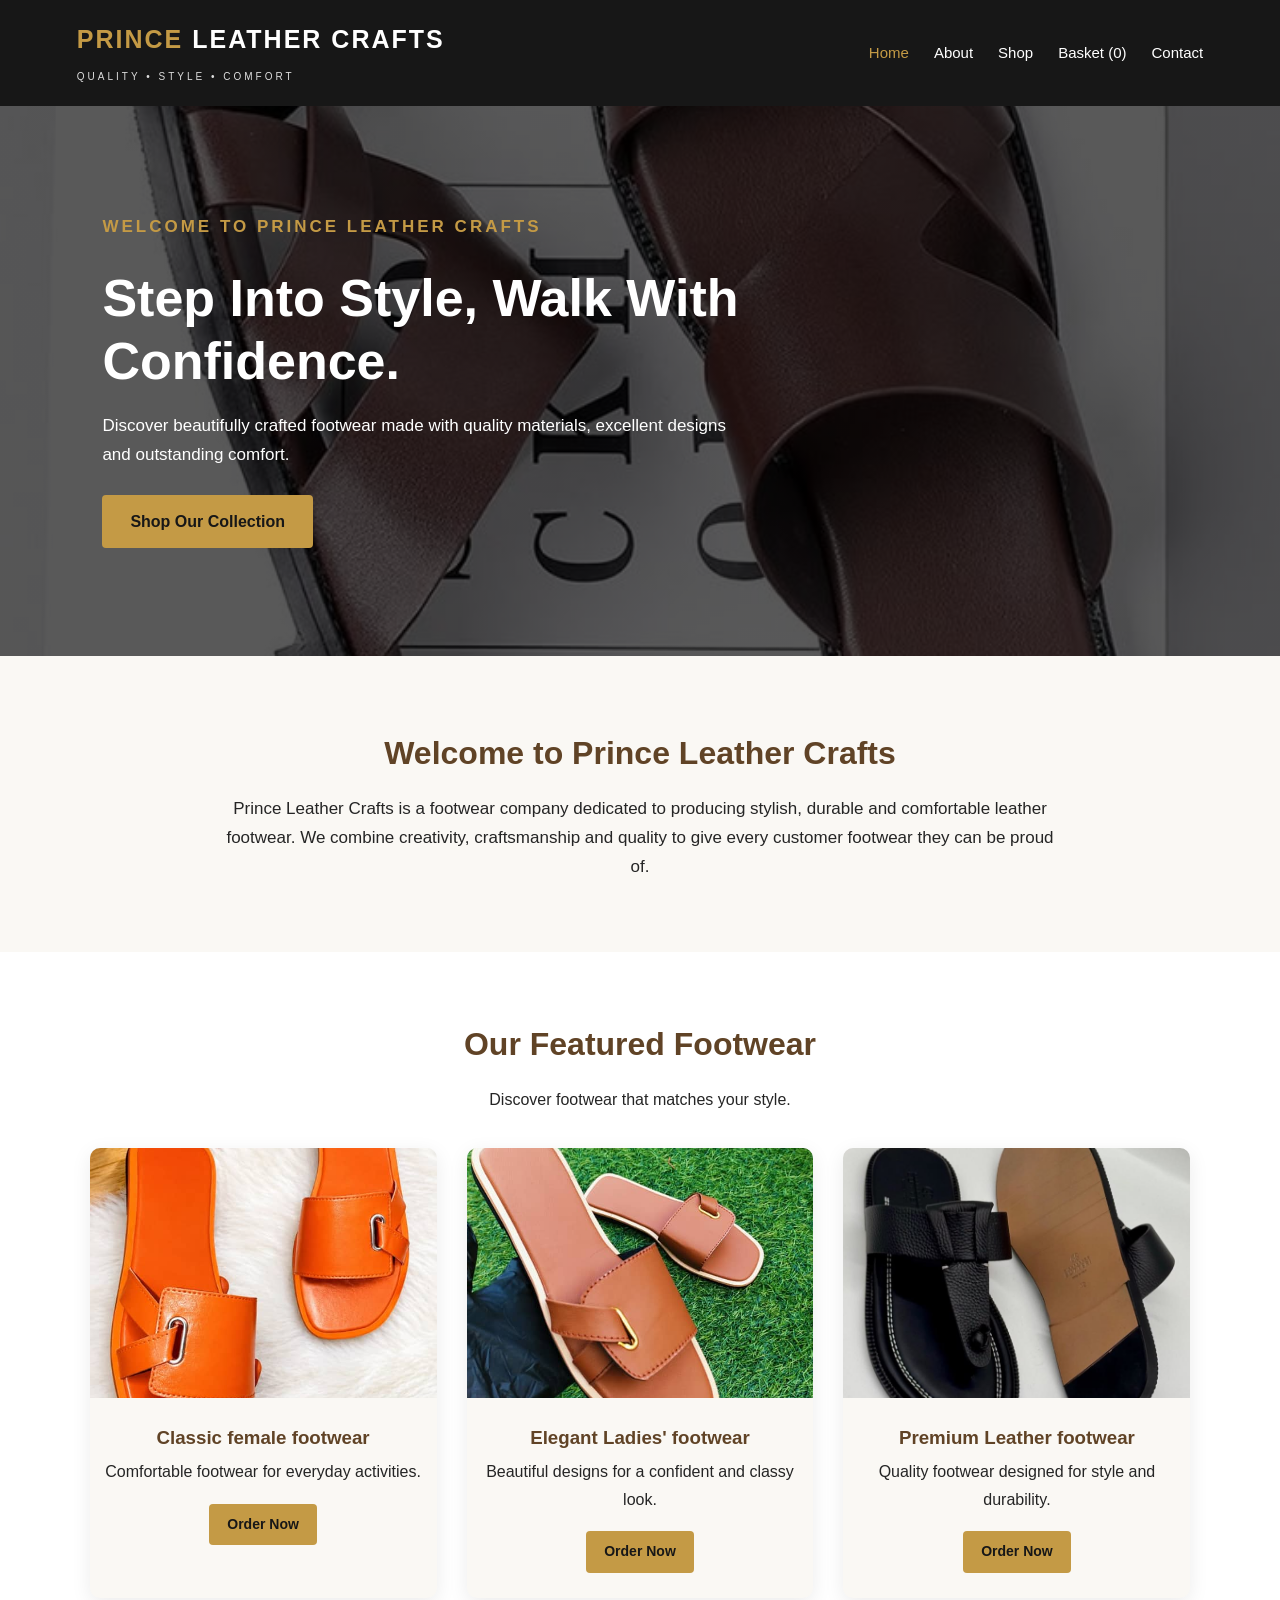
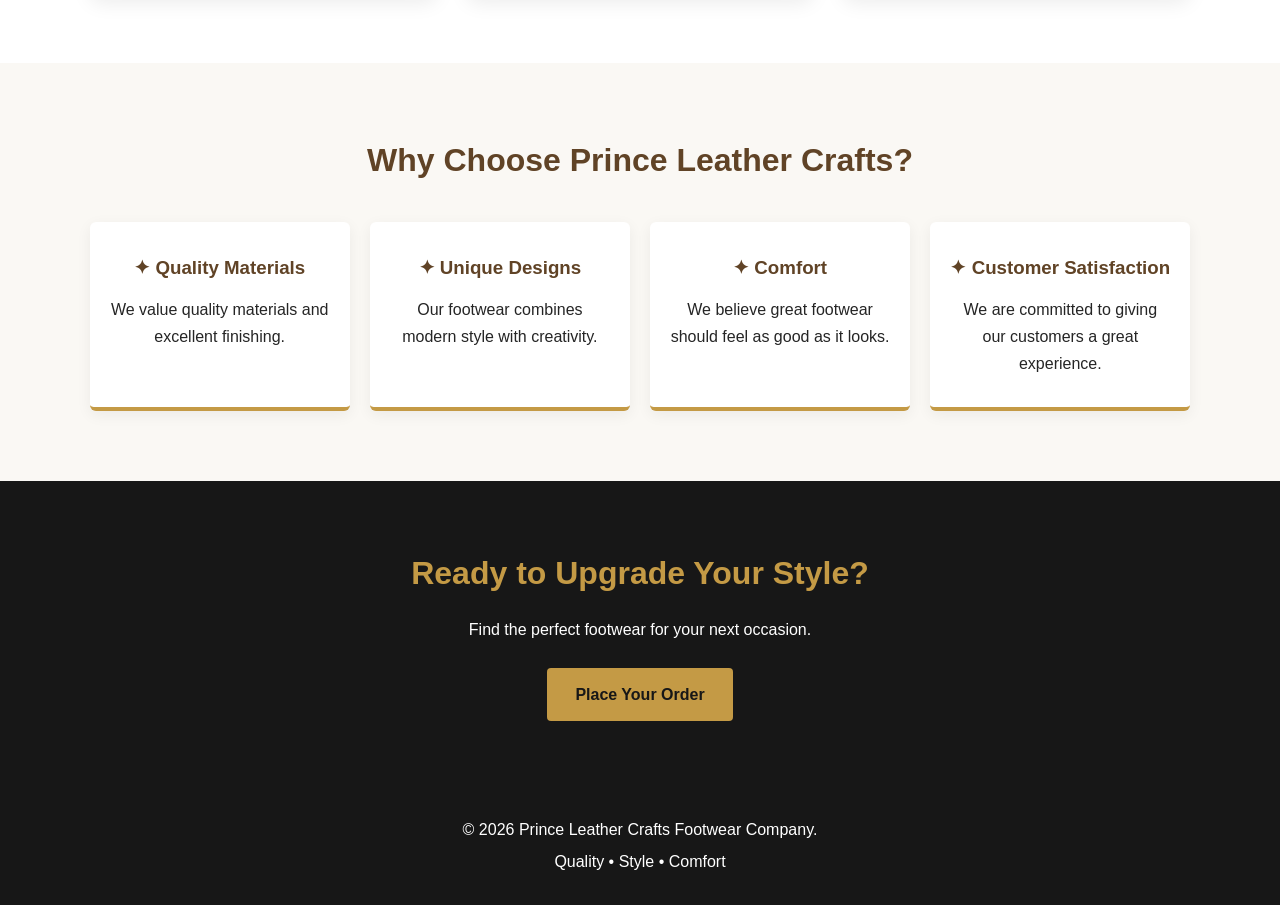
<file: index.html>
<!DOCTYPE html>
<html lang="en">
<head>
    <meta charset="UTF-8">
    <meta name="viewport" content="width=device-width, initial-scale=1.0">
    <title>Prince Leather Crafts | Home</title>
    <link rel="stylesheet" href="style.css">
    <script src="cart.js" defer></script>
</head>
<body>

<header>
    <div class="logo">
        <h2>PRINCE <span>LEATHER CRAFTS</span></h2>
        <small>QUALITY • STYLE • COMFORT</small>
    </div>

    <nav>
        <a href="index.html" class="active">Home</a>
        <a href="about.html">About</a>
        <a href="order.html">Shop</a>
        <a href="basket.html">Basket (<span id="cart-count">0</span>)</a>
        <a href="contact.html">Contact</a>
    </nav>
</header>

<section class="hero">
    <div class="hero-content">
        <p class="welcome">WELCOME TO PRINCE LEATHER CRAFTS</p>
        <h1>Step Into Style, Walk With Confidence.</h1>
        <p>
            Discover beautifully crafted footwear made with
            quality materials, excellent designs and outstanding comfort.
        </p>
        <a href="order.html" class="btn">Shop Our Collection</a>
    </div>
</section>

<section class="intro">
    <h2>Welcome to Prince Leather Crafts</h2>
    <p>
        Prince Leather Crafts is a footwear company dedicated to
        producing stylish, durable and comfortable leather footwear.
        We combine creativity, craftsmanship and quality to give
        every customer footwear they can be proud of.
    </p>
</section>

<section class="products">
    <h2>Our Featured Footwear</h2>
    <p class="subtitle">Discover footwear that matches your style.</p>

    <div class="product-container">

        <div class="product-card">
            <img src="all image/foot2.jpeg" alt="Stylish for girls">
            <h3>Classic female footwear</h3>
            <p>Comfortable footwear for everyday activities.</p>
            <a href="order.html" class="small-btn">Order Now</a>
        </div>

        <div class="product-card">
            <img src="all image/foot3.jpeg" alt="Elegant women's shoes">
            <h3>Elegant Ladies' footwear</h3>
            <p>Beautiful designs for a confident and classy look.</p>
            <a href="order.html" class="small-btn">Order Now</a>
        </div>

        <div class="product-card">
            <img src="all image/foot5.jpeg" alt="Leather shoes">
            <h3>Premium Leather footwear</h3>
            <p>Quality footwear designed for style and durability.</p>
            <a href="order.html" class="small-btn">Order Now</a>
        </div>

    </div>
</section>

<section class="why-us">
    <h2>Why Choose Prince Leather Crafts?</h2>

    <div class="why-container">
        <div>
            <h3>✦ Quality Materials</h3>
            <p>We value quality materials and excellent finishing.</p>
        </div>

        <div>
            <h3>✦ Unique Designs</h3>
            <p>Our footwear combines modern style with creativity.</p>
        </div>

        <div>
            <h3>✦ Comfort</h3>
            <p>We believe great footwear should feel as good as it looks.</p>
        </div>

        <div>
            <h3>✦ Customer Satisfaction</h3>
            <p>We are committed to giving our customers a great experience.</p>
        </div>
    </div>
</section>

<section class="call-to-action">
    <h2>Ready to Upgrade Your Style?</h2>
    <p>Find the perfect footwear for your next occasion.</p>
    <a href="order.html" class="btn">Place Your Order</a>
</section>

<footer>
    <p>&copy; 2026 Prince Leather Crafts Footwear Company.</p>
    <p>Quality • Style • Comfort</p>
</footer>

</body>
</html>
</file>
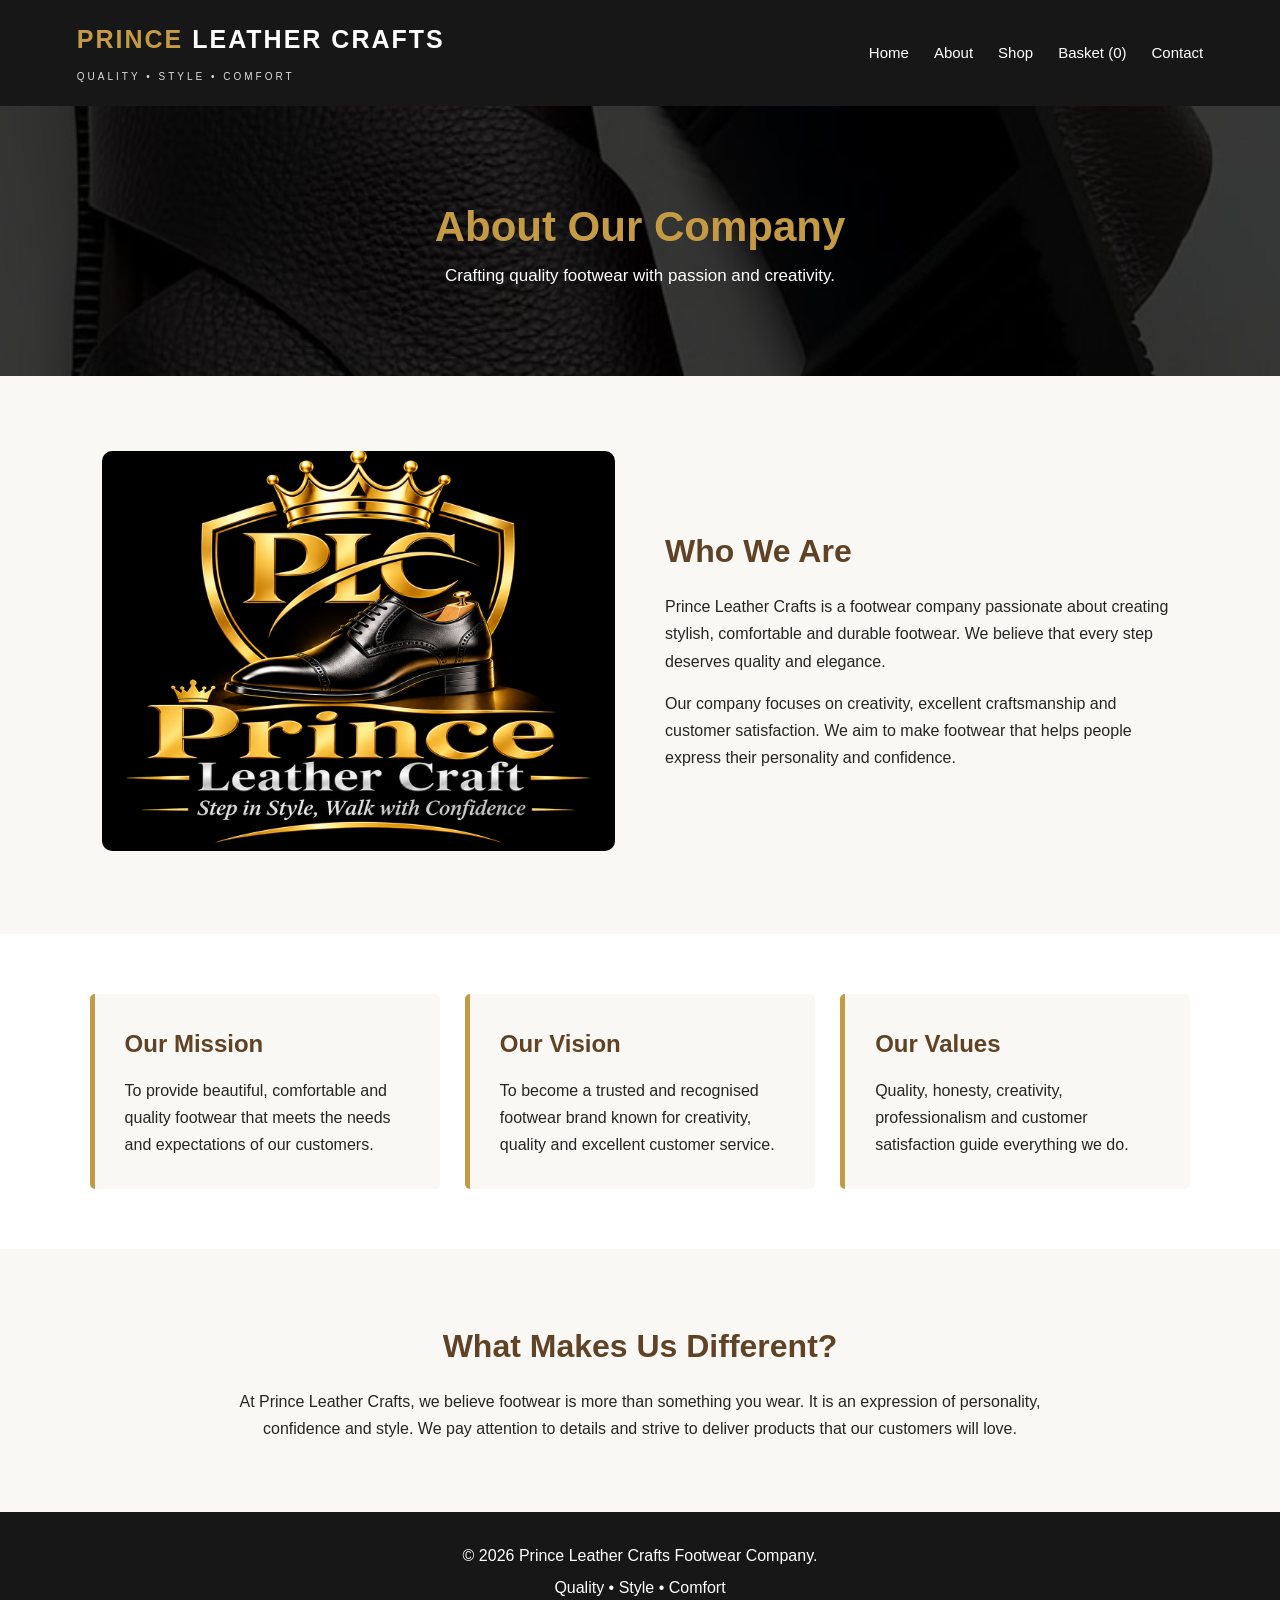
<file: about.html>
<!DOCTYPE html>
<html lang="en">
<head>
    <meta charset="UTF-8">
    <meta name="viewport" content="width=device-width, initial-scale=1.0">
    <title>About Us | Prince Leather Crafts</title>
    <link rel="stylesheet" href="style.css">
    <script src="cart.js" defer></script>
</head>
<body>

<header>
    <div class="logo">
        <h2>PRINCE <span>LEATHER CRAFTS</span></h2>
        <small>QUALITY • STYLE • COMFORT</small>
    </div>

   <nav>
    <a href="index.html">Home</a>
    <a href="about.html">About</a>
    <a href="order.html">Shop</a>
    <a href="basket.html">
        Basket (<span id="cart-count">0</span>)
    </a>
    <a href="contact.html">Contact</a>
   </nav>
</header>

<section class="page-banner">
    <h1>About Our Company</h1>
    <p>Crafting quality footwear with passion and creativity.</p>
</section>

<section class="about-section">
    <div class="about-image">
        <img src="all image/Prince Leather Craft Emblem.png" alt="Leather footwear craftsmanship">
    </div>

    <div class="about-text">
        <h2>Who We Are</h2>
        <p>
            Prince Leather Crafts is a footwear company passionate
            about creating stylish, comfortable and durable footwear.
            We believe that every step deserves quality and elegance.
        </p>
        <p>
            Our company focuses on creativity, excellent craftsmanship
            and customer satisfaction. We aim to make footwear that
            helps people express their personality and confidence.
        </p>
    </div>
</section>

<section class="mission-section">
    <div class="mission-card">
        <h2>Our Mission</h2>
        <p>
            To provide beautiful, comfortable and quality footwear
            that meets the needs and expectations of our customers.
        </p>
    </div>

    <div class="mission-card">
        <h2>Our Vision</h2>
        <p>
            To become a trusted and recognised footwear brand known
            for creativity, quality and excellent customer service.
        </p>
    </div>

    <div class="mission-card">
        <h2>Our Values</h2>
        <p>
            Quality, honesty, creativity, professionalism and
            customer satisfaction guide everything we do.
        </p>
    </div>
</section>

<section class="about-extra">
    <h2>What Makes Us Different?</h2>
    <p>
        At Prince Leather Crafts, we believe footwear is more than
        something you wear. It is an expression of personality,
        confidence and style. We pay attention to details and strive
        to deliver products that our customers will love.
    </p>
</section>

<footer>
    <p>&copy; 2026 Prince Leather Crafts Footwear Company.</p>
    <p>Quality • Style • Comfort</p>
</footer>

</body>
</html>
</file>
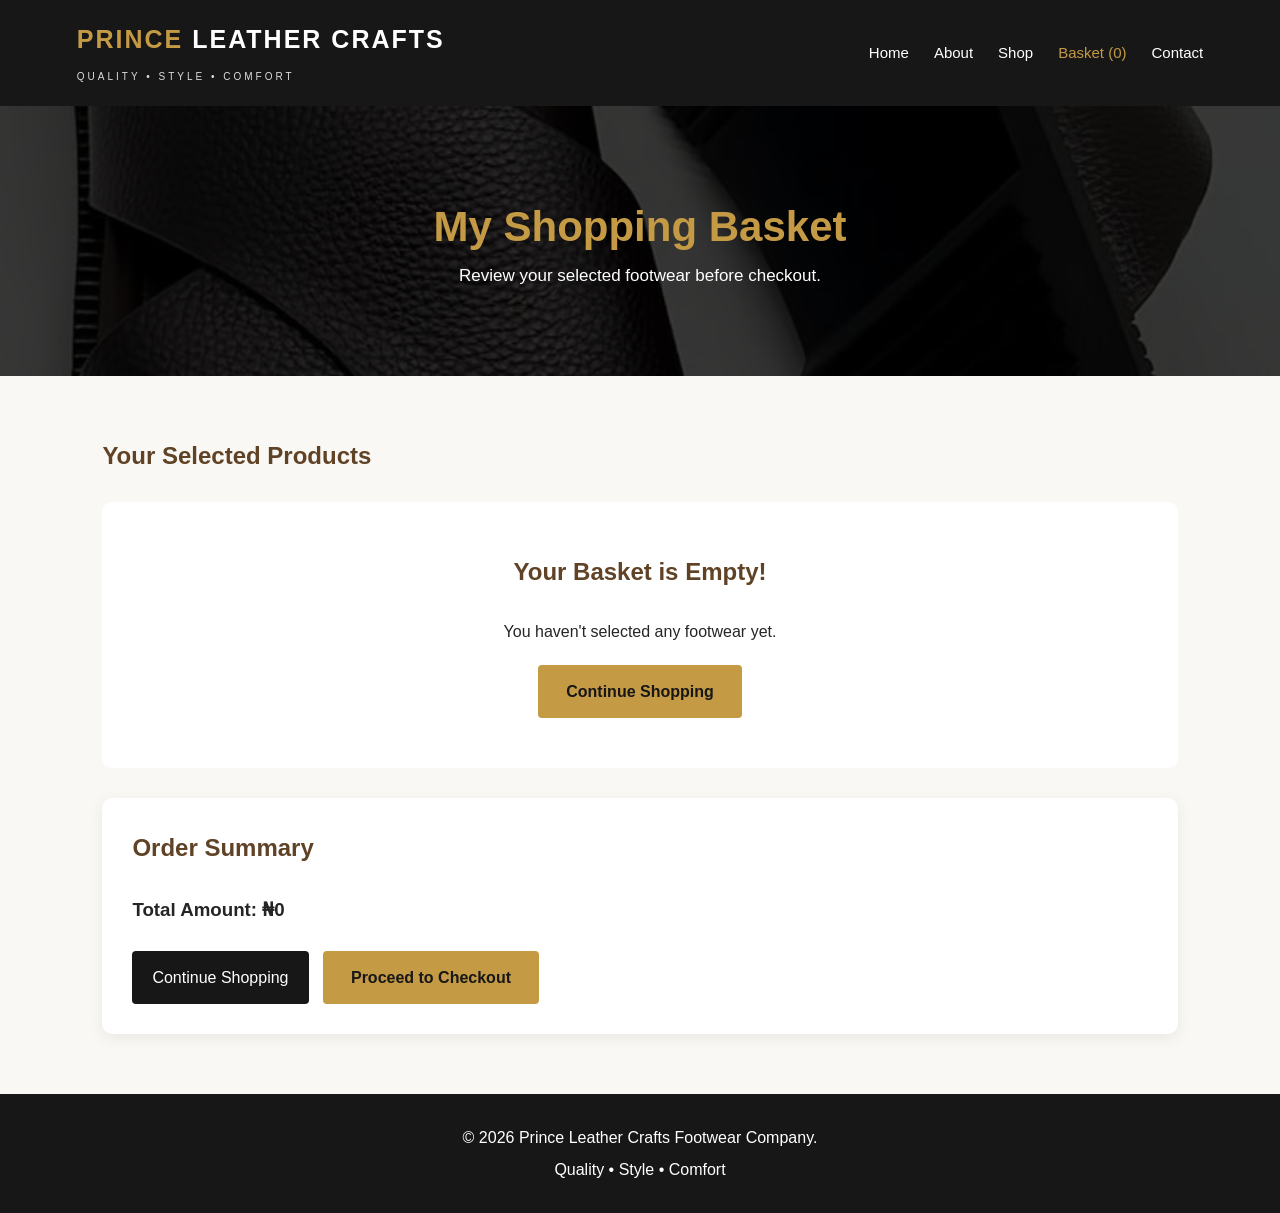
<file: basket.html>
<!DOCTYPE html>
<html lang="en">
<head>
    <meta charset="UTF-8">
    <meta name="viewport" content="width=device-width, initial-scale=1.0">
    <title>My Basket | Prince Leather Crafts</title>
    <link rel="stylesheet" href="style.css">
    <script src="cart.js" defer></script>
</head>
<body>

<header>
    <div class="logo">
        <h2>PRINCE <span>LEATHER CRAFTS</span></h2>
        <small>QUALITY • STYLE • COMFORT</small>
    </div>

    <nav>
        <a href="index.html">Home</a>
        <a href="about.html">About</a>
        <a href="order.html">Shop</a>
        <a href="basket.html" class="active">Basket (<span id="cart-count">0</span>)</a>
        <a href="contact.html">Contact</a>
    </nav>
</header>

<section class="page-banner">
    <h1>My Shopping Basket</h1>
    <p>Review your selected footwear before checkout.</p>
</section>

<section class="basket-section">

    <h2>Your Selected Products</h2>

    <div id="basket-items"></div>

    <div class="basket-summary">
        <h2>Order Summary</h2>

        <h3>Total Amount: <span id="basket-total">₦0</span></h3>

        <a href="order.html" class="continue-btn">
            Continue Shopping
        </a>

        <a href="checkout.html" class="btn">
            Proceed to Checkout
        </a>
    </div>

</section>

<footer>
    <p>&copy; 2026 Prince Leather Crafts Footwear Company.</p>
    <p>Quality • Style • Comfort</p>
</footer>

</body>
</html>
</file>
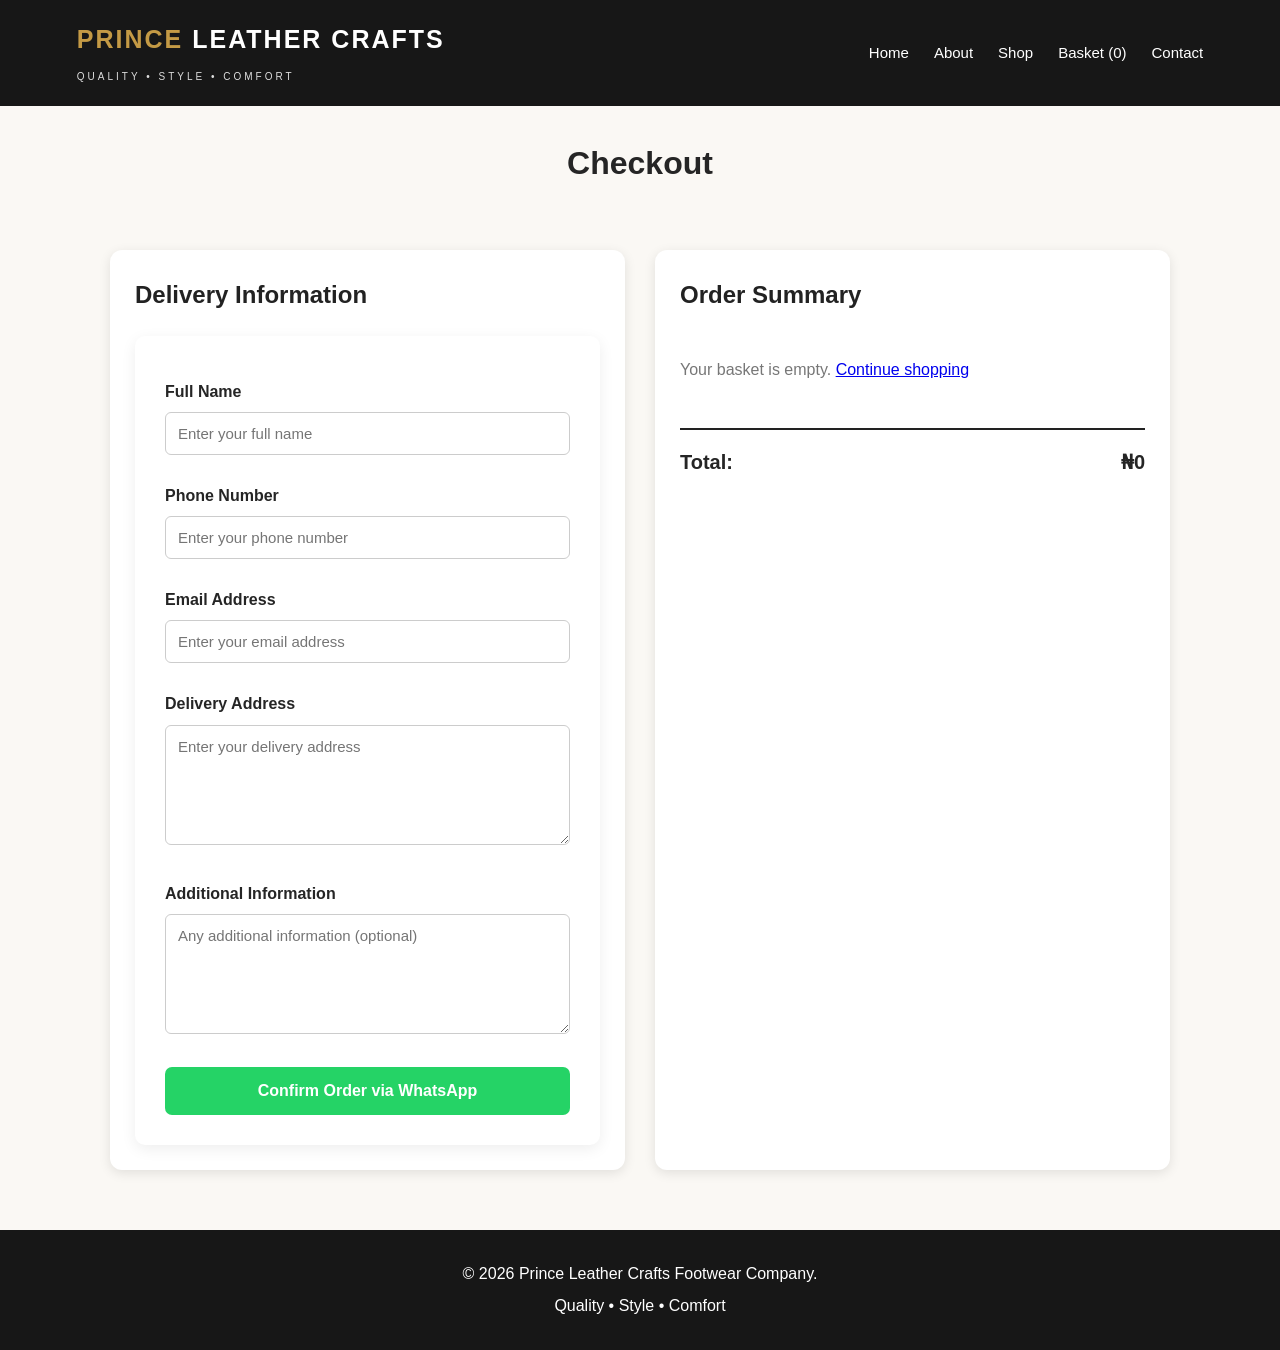
<file: checkout.html>
<!DOCTYPE html>
<html lang="en">
<head>
    <meta charset="UTF-8">
    <meta name="viewport" content="width=device-width, initial-scale=1.0">
    <title>Checkout | Prince Leather Crafts</title>
    <link rel="stylesheet" href="style.css">
    <style>
        .checkout-container {
            max-width: 1100px;
            margin: 40px auto;
            padding: 20px;
            display: grid;
            grid-template-columns: 1fr 1fr;
            gap: 30px;
        }
        .checkout-box {
            background: #fff;
            padding: 25px;
            border-radius: 12px;
            box-shadow: 0 3px 12px rgba(0,0,0,0.1);
        }
        .checkout-box h2 {
            margin-bottom: 20px;
            color: #222;
        }
        .checkout-form input,
        .checkout-form textarea {
            width: 100%;
            padding: 12px;
            margin-bottom: 15px;
            border: 1px solid #ccc;
            border-radius: 6px;
            font-size: 15px;
            box-sizing: border-box;
        }
        .checkout-form label {
            display: block;
            margin-bottom: 7px;
            font-weight: bold;
        }
        .checkout-item {
            display: flex;
            align-items: center;
            gap: 15px;
            padding: 15px 0;
            border-bottom: 1px solid #ddd;
        }
        .checkout-item img {
            width: 75px;
            height: 75px;
            object-fit: cover;
            border-radius: 8px;
        }
        .checkout-item-details { flex: 1; }
        .checkout-item-details p { margin: 5px 0; }
        .checkout-item-price { font-weight: bold; }
        .checkout-total {
            display: flex;
            justify-content: space-between;
            margin-top: 25px;
            padding-top: 15px;
            border-top: 2px solid #222;
            font-size: 20px;
            font-weight: bold;
        }
        .checkout-btn {
            width: 100%;
            padding: 15px;
            background: #25D366;
            color: white;
            border: none;
            border-radius: 7px;
            font-size: 16px;
            font-weight: bold;
            cursor: pointer;
            margin-top: 10px;
        }
        .checkout-btn:hover { background: #128C7E; }
        .empty-message { padding: 20px 0; color: #777; }
        @media (max-width: 768px) {
            .checkout-container { grid-template-columns: 1fr; margin: 15px auto; }
        }
    </style>
</head>

<body>

    <header>
        <div class="logo">
            <h2>PRINCE <span>LEATHER CRAFTS</span></h2>
            <small>QUALITY • STYLE • COMFORT</small>
        </div>
        <nav>
            <a href="index.html">Home</a>
            <a href="about.html">About</a>
            <a href="order.html">Shop</a>
            <a href="basket.html">Basket (<span id="cart-count">0</span>)</a>
            <a href="contact.html">Contact</a>
        </nav>
    </header>

    <h1 style="text-align:center; margin-top:30px;">Checkout</h1>

    <div class="checkout-container">

        <!-- DELIVERY INFORMATION -->
        <div class="checkout-box">
            <h2>Delivery Information</h2>
            <form id="checkoutForm" class="checkout-form">
                <label for="fullName">Full Name</label>
                <input type="text" id="fullName" placeholder="Enter your full name" required>

                <label for="phone">Phone Number</label>
                <input type="tel" id="phone" placeholder="Enter your phone number" required>

                <label for="email">Email Address</label>
                <input type="email" id="email" placeholder="Enter your email address" required>

                <label for="deliveryAddress">Delivery Address</label>
                <textarea id="deliveryAddress" rows="4" placeholder="Enter your delivery address" required></textarea>

                <label for="extraInfo">Additional Information</label>
                <textarea id="extraInfo" rows="3" placeholder="Any additional information (optional)"></textarea>

                <button type="button" id="whatsappSubmitBtn" class="checkout-btn">
                    Confirm Order via WhatsApp
                </button>
            </form>
        </div>

        <!-- ORDER SUMMARY -->
        <div class="checkout-box">
            <h2>Order Summary</h2>
            <div id="checkout-items">
                <p class="empty-message">Loading your order...</p>
            </div>
            <div class="checkout-total">
                <span>Total:</span>
                <span id="checkout-total">₦0</span>
            </div>
        </div>

    </div>

    <footer>
        <p>&copy; 2026 Prince Leather Crafts Footwear Company.</p>
        <p>Quality • Style • Comfort</p>
    </footer>

    <!-- CART JS -->
    <script src="cart.js"></script>

    <!-- CHECKOUT DIRECT SCRIPT -->
    <script>
        function loadCheckoutSummary() {
            var summaryBox = document.getElementById("checkout-items");
            var totalBox = document.getElementById("checkout-total");
            if (!summaryBox || !totalBox) return;

            var rawBasket = localStorage.getItem("princeBasket");
            var basket = [];
            try {
                basket = JSON.parse(rawBasket) || [];
            } catch(e) {
                basket = [];
            }

            if (basket.length === 0) {
                summaryBox.innerHTML = '<p class="empty-message">Your basket is empty. <a href="order.html">Continue shopping</a></p>';
                totalBox.textContent = "₦0";
                return;
            }

            var total = 0;
            var html = "";

            for (var i = 0; i < basket.length; i++) {
                var item = basket[i];
                var price = Number(item.price) || 0;
                var qty = Number(item.quantity) || 0;
                var subtotal = price * qty;
                total += subtotal;

                html += '<div class="checkout-item">';
                if (item.image) {
                    html += '<img src="' + item.image + '" alt="' + item.name + '">';
                }
                html += '<div class="checkout-item-details">';
                html += '<strong>' + item.name + '</strong>';
                html += '<p>Size: ' + (item.size || 'N/A') + '</p>';
                html += '<p>Quantity: ' + qty + '</p>';
                html += '<p class="checkout-item-price">₦' + subtotal.toLocaleString("en-NG") + '</p>';
                html += '</div></div>';
            }

            summaryBox.innerHTML = html;
            totalBox.textContent = "₦" + total.toLocaleString("en-NG");
        }

        function sendToWhatsApp() {
            var fullName = document.getElementById("fullName").value.trim();
            var phone = document.getElementById("phone").value.trim();
            var email = document.getElementById("email").value.trim();
            var address = document.getElementById("deliveryAddress").value.trim();
            var extra = document.getElementById("extraInfo").value.trim();

            if (!fullName || !phone || !email || !address) {
                alert("Please fill in all required delivery information fields!");
                return;
            }

            var rawBasket = localStorage.getItem("princeBasket");
            var basket = [];
            try {
                basket = JSON.parse(rawBasket) || [];
            } catch(e) {
                basket = [];
            }

            if (basket.length === 0) {
                alert("Your basket is empty!");
                return;
            }

            var total = 0;
            var itemsText = "";

            for (var i = 0; i < basket.length; i++) {
                var item = basket[i];
                var subtotal = (Number(item.price) || 0) * (Number(item.quantity) || 0);
                total += subtotal;
                itemsText += (i + 1) + ". " + item.name + " (Size " + item.size + ") x" + item.quantity + " = ₦" + subtotal.toLocaleString("en-NG") + "\n";
            }

            var message = "NEW ORDER - PRINCE LEATHER CRAFTS\n\n" +
                "Name: " + fullName + "\n" +
                "Phone: " + phone + "\n" +
                "Email: " + email + "\n\n" +
                "Delivery Address:\n" + address + "\n\n" +
                "Order Items:\n" + itemsText + "\n" +
                "Total: ₦" + total.toLocaleString("en-NG") + "\n\n" +
                "Additional Notes: " + (extra || "None");

            var targetNumber = "2349163834646";
            var url = "https://wa.me/" + targetNumber + "?text=" + encodeURIComponent(message);

            // Redirect directly
            window.location.href = url;
        }

        window.onload = function() {
            loadCheckoutSummary();
            var btn = document.getElementById("whatsappSubmitBtn");
            if (btn) {
                btn.onclick = sendToWhatsApp;
            }
        };
    </script>
</body>
</html>
</file>
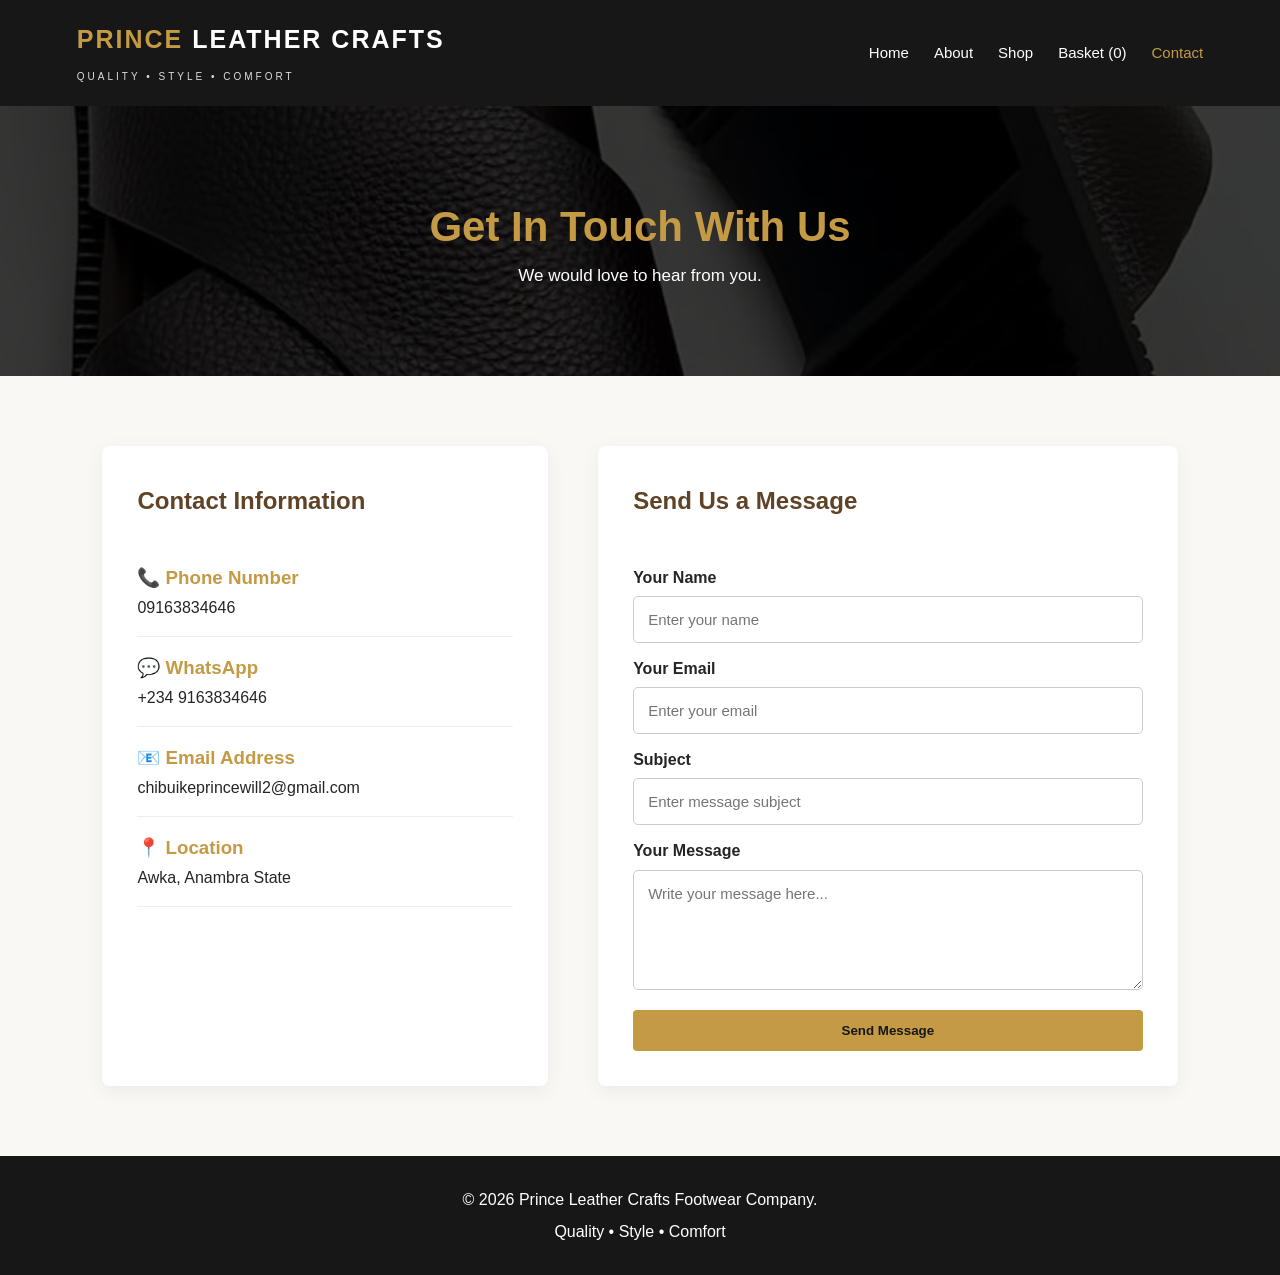
<file: contact.html>
<!DOCTYPE html>
<html lang="en">
<head>
    <meta charset="UTF-8">
    <meta name="viewport" content="width=device-width, initial-scale=1.0">
    <title>Contact Us | Prince Leather Crafts</title>
    <link rel="stylesheet" href="style.css">
    <script src="cart.js" defer></script>
</head>
<body>

<header>
    <div class="logo">
        <h2>PRINCE <span>LEATHER CRAFTS</span></h2>
        <small>QUALITY • STYLE • COMFORT</small>
    </div>

    <nav>
        <a href="index.html">Home</a>
        <a href="about.html">About</a>
        <a href="order.html">Shop</a>
        <a href="basket.html">Basket (<span id="cart-count">0</span>)</a>
        <a href="contact.html" class="active">Contact</a>
    </nav>
</header>

<section class="page-banner">
    <h1>Get In Touch With Us</h1>
    <p>We would love to hear from you.</p>
</section>

<section class="contact-section">

    <div class="contact-info">
        <h2>Contact Information</h2>

        <div class="contact-item">
            <h3>📞 Phone Number</h3>
            <p>09163834646</p>
        </div>

        <div class="contact-item">
            <h3>💬 WhatsApp</h3>
            <p>+234 9163834646</p>
        </div>

        <div class="contact-item">
            <h3>📧 Email Address</h3>
            <p>chibuikeprincewill2@gmail.com</p>
        </div>

        <div class="contact-item">
            <h3>📍 Location</h3>
            <p>Awka, Anambra State</p>
        </div>

    </div>

    <div class="contact-form">
        <h2>Send Us a Message</h2>

        <form action="mailto:chibuikeprincewill2@gmail.com" method="post" enctype="text/plain">

            <label>Your Name</label>
            <input type="text" name="Name" placeholder="Enter your name" required>

            <label>Your Email</label>
            <input type="email" name="Email" placeholder="Enter your email" required>

            <label>Subject</label>
            <input type="text" name="Subject" placeholder="Enter message subject" required>

            <label>Your Message</label>
            <textarea name="Message" placeholder="Write your message here..." required></textarea>

            <button type="submit" class="btn">Send Message</button>

        </form>
    </div>

</section>

<footer>
    <p>&copy; 2026 Prince Leather Crafts Footwear Company.</p>
    <p>Quality • Style • Comfort</p>
</footer>

</body>
</html>
</file>
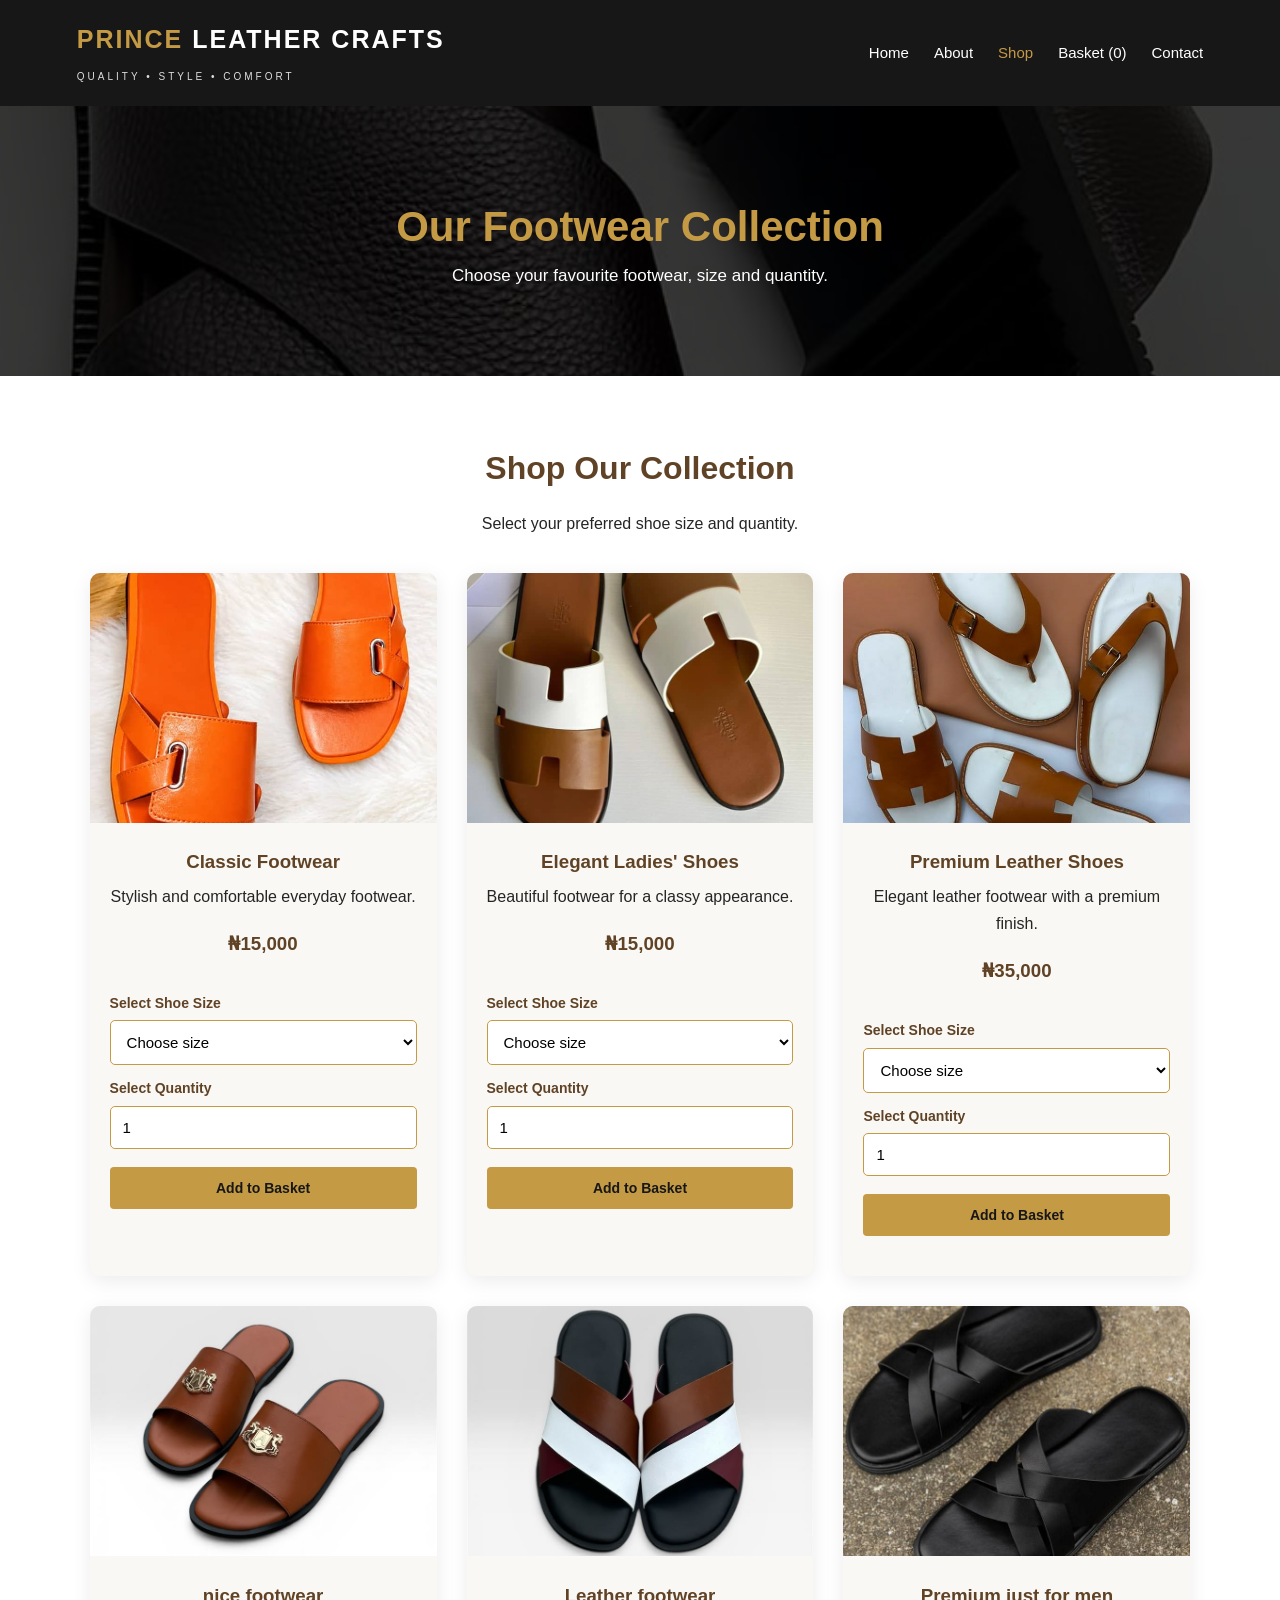
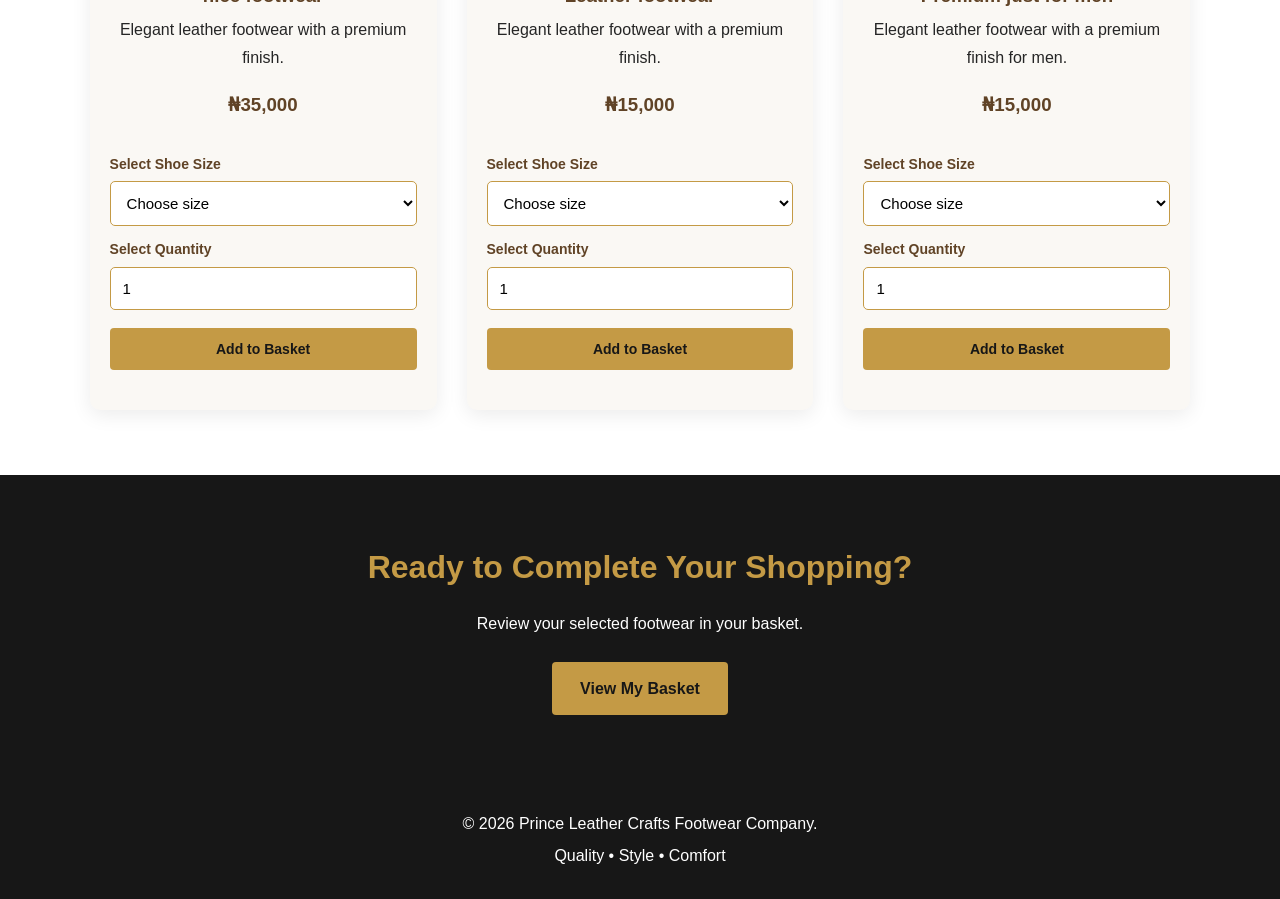
<file: order.html>
<!DOCTYPE html>
<html lang="en">
<head>
    <meta charset="UTF-8">
    <meta name="viewport" content="width=device-width, initial-scale=1.0">
    <title>Shop | Prince Leather Crafts</title>
    <link rel="stylesheet" href="style.css">
    <script src="cart.js" defer></script>
</head>
<body>

<header>
    <div class="logo">
        <h2>PRINCE <span>LEATHER CRAFTS</span></h2>
        <small>QUALITY • STYLE • COMFORT</small>
    </div>

    <nav>
        <a href="index.html">Home</a>
        <a href="about.html">About</a>
        <a href="order.html" class="active">Shop</a>
        <a href="basket.html">Basket (<span id="cart-count">0</span>)</a>
        <a href="contact.html">Contact</a>
    </nav>
</header>

<section class="page-banner">
    <h1>Our Footwear Collection</h1>
    <p>Choose your favourite footwear, size and quantity.</p>
</section>

<section class="products">

    <h2>Shop Our Collection</h2>
    <p class="subtitle">Select your preferred shoe size and quantity.</p>

    <div class="product-container">

        <!-- PRODUCT 1 -->
        <div class="product-card">
            <img src="all image/foot2.jpeg" alt="Classic sneakers">

            <h3>Classic Footwear</h3>
            <p>Stylish and comfortable everyday footwear.</p>
            <h3 class="price">₦15,000</h3>

            <div class="product-options">
                <label for="size1">Select Shoe Size</label>
                <select id="size1">
                    <option value="">Choose size</option>
                    <option value="38">38</option>
                    <option value="39">39</option>
                    <option value="40">40</option>
                    <option value="41">41</option>
                    <option value="42">42</option>
                    <option value="43">43</option>
                    <option value="44">44</option>
                    <option value="45">45</option>
                </select>

                <label for="qty1">Select Quantity</label>
                <input type="number" id="qty1" value="1" min="1">

                <button class="small-btn"
                    onclick="addToBasket(
                    'Classic Footwear',
                    15000,
                    'all image/foot2.jpeg',
                    document.getElementById('size1').value,
                    document.getElementById('qty1').value
                    )">
                    Add to Basket
                </button>
            </div>
        </div>

        <!-- PRODUCT 2 -->
        <div class="product-card">
            <img src="all image/foot4.jpeg" alt="Elegant ladies shoes">

            <h3>Elegant Ladies' Shoes</h3>
            <p>Beautiful footwear for a classy appearance.</p>
            <h3 class="price">₦15,000</h3>

            <div class="product-options">
                <label for="size2">Select Shoe Size</label>
                <select id="size2">
                    <option value="">Choose size</option>
                    <option value="36">36</option>
                    <option value="37">37</option>
                    <option value="38">38</option>
                    <option value="39">39</option>
                    <option value="40">40</option>
                    <option value="41">41</option>
                    <option value="42">42</option>
                </select>

                <label for="qty2">Select Quantity</label>
                <input type="number" id="qty2" value="1" min="1">

                <button class="small-btn"
                    onclick="addToBasket(
                    'Elegant Ladies Shoes',
                    15000,
                    'all image/foot4.jpeg',
                    document.getElementById('size2').value,
                    document.getElementById('qty2').value
                    )">
                    Add to Basket
                </button>
            </div>
        </div>

        <!-- PRODUCT 3 -->
        <div class="product-card">
            <img src="all image/foot1.jpeg" alt="Premium leather shoes">

            <h3>Premium Leather Shoes</h3>
            <p>Elegant leather footwear with a premium finish.</p>
            <h3 class="price">₦35,000</h3>

            <div class="product-options">
                <label for="size3">Select Shoe Size</label>
                <select id="size3">
                    <option value="">Choose size</option>
                    <option value="39">39</option>
                    <option value="40">40</option>
                    <option value="41">41</option>
                    <option value="42">42</option>
                    <option value="43">43</option>
                    <option value="44">44</option>
                    <option value="45">45</option>
                </select>

                <label for="qty3">Select Quantity</label>
                <input type="number" id="qty3" value="1" min="1">

                <button class="small-btn"
                    onclick="addToBasket(
                    'Premium Leather Shoes',
                    35000,
                    'all image/foot1.jpeg',
                    document.getElementById('size3').value,
                    document.getElementById('qty3').value
                    )">
                    Add to Basket
                </button>
            </div>
        </div>

         <!-- PRODUCT 4 -->
         <div class="product-card">
            <img src="all image/foot8.jpeg" alt="Premium leather shoes">

            <h3>nice footwear</h3>
            <p>Elegant leather footwear with a premium finish.</p>
            <h3 class="price">₦35,000</h3>

            <div class="product-options">
                <label for="size3">Select Shoe Size</label>
                <select id="size3">
                    <option value="">Choose size</option>
                    <option value="39">39</option>
                    <option value="40">40</option>
                    <option value="41">41</option>
                    <option value="42">42</option>
                    <option value="43">43</option>
                    <option value="44">44</option>
                    <option value="45">45</option>
                </select>

                <label for="qty3">Select Quantity</label>
                <input type="number" id="qty3" value="1" min="1">

                <button class="small-btn"
                    onclick="addToBasket(
                    'Premium Leather Shoes',
                    35000,
                    'all image/foot8.jpeg',
                    document.getElementById('size3').value,
                    document.getElementById('qty3').value
                    )">
                    Add to Basket
                </button>
            </div>
          </div>
           <!-- PRODUCT 5 -->
        <div class="product-card">
            <img src="all image/foot9.jpeg" alt="Premium leather shoes">

            <h3>Leather footwear</h3>
            <p>Elegant leather footwear with a premium finish.</p>
            <h3 class="price">₦15,000</h3>

            <div class="product-options">
                <label for="size3">Select Shoe Size</label>
                <select id="size3">
                    <option value="">Choose size</option>
                    <option value="39">39</option>
                    <option value="40">40</option>
                    <option value="41">41</option>
                    <option value="42">42</option>
                    <option value="43">43</option>
                    <option value="44">44</option>
                    <option value="45">45</option>
                </select>

                <label for="qty3">Select Quantity</label>
                <input type="number" id="qty3" value="1" min="1">

                <button class="small-btn"
                    onclick="addToBasket(
                    'Premium Leather Shoes',
                    15000,
                    'all image/foot9.jpeg',
                    document.getElementById('size3').value,
                    document.getElementById('qty3').value
                    )">
                    Add to Basket
                </button>
            </div>
        </div>
         <!-- PRODUCT 6 -->
        <div class="product-card">
            <img src="all image/foot10.jpeg" alt="Premium leather shoes">

            <h3>Premium just for men</h3>
            <p>Elegant leather footwear with a premium finish for men.</p>
            <h3 class="price">₦15,000</h3>

            <div class="product-options">
                <label for="size3">Select Shoe Size</label>
                <select id="size3">
                    <option value="">Choose size</option>
                    <option value="39">39</option>
                    <option value="40">40</option>
                    <option value="41">41</option>
                    <option value="42">42</option>
                    <option value="43">43</option>
                    <option value="44">44</option>
                    <option value="45">45</option>
                </select>

                <label for="qty3">Select Quantity</label>
                <input type="number" id="qty3" value="1" min="1">

                <button class="small-btn"
                    onclick="addToBasket(
                    'Premium Leather Shoes',
                    15000,
                    'all image/foot10.jpeg',
                    document.getElementById('size3').value,
                    document.getElementById('qty3').value
                    )">
                    Add to Basket
                </button>
            </div>
        </div>
        
    </div>
</section>

<section class="call-to-action">
    <h2>Ready to Complete Your Shopping?</h2>
    <p>Review your selected footwear in your basket.</p>
    <a href="basket.html" class="btn">View My Basket</a>
</section>

<footer>
    <p>&copy; 2026 Prince Leather Crafts Footwear Company.</p>
    <p>Quality • Style • Comfort</p>
</footer>

</body>
</html>
</file>
<file: style.css>
/* GENERAL SETTINGS */

* {
    margin: 0;
    padding: 0;
    box-sizing: border-box;
}

html {
    scroll-behavior: smooth;
}

body {
    font-family: Arial, sans-serif;
    background: #faf8f4;
    color: #252525;
    line-height: 1.7;
}
 
:root {
    --gold: #c49a45;
    --dark: #171717;
    --cream: #faf8f4;
    --brown: #604326;
}

/* HEADER */
header img {
width: 200px;
height: 200px;
object-fit: contain;
}

header {
    background: var(--dark);
    color: white;
    padding: 18px 6%;
    display: flex;
    justify-content: space-between;
    align-items: center;
    flex-wrap: wrap;
    gap: 18px;
}

.logo h2 {
    color: var(--gold);
    font-size: 25px;
    letter-spacing: 2px;
}

.logo h2 span {
    color: white;
}

.logo small {
    color: #ddd;
    letter-spacing: 3px;
    font-size: 10px;
}

nav {
    display: flex;
    gap: 25px;
    flex-wrap: wrap;
}

nav a {
    color: white;
    text-decoration: none;
    font-size: 15px;
    transition: 0.3s;
}

nav a:hover,
nav a.active {
    color: var(--gold);
}

/* HOME HERO */

.hero {
    min-height: 550px;
    background:
        linear-gradient(rgba(0,0,0,0.65), rgba(0,0,0,0.65)),
        url("foot7.jpeg")
        center/cover no-repeat;

    display: flex;
    align-items: center;
    padding: 60px 8%;
    color: white;
}

.hero-content {
    max-width: 650px;
}

.welcome {
    color: var(--gold);
    font-weight: bold;
    letter-spacing: 3px;
}

.hero h1 {
    font-size: 52px;
    line-height: 1.2;
    margin: 20px 0;
}

.hero-content p {
    font-size: 17px;
    margin-bottom: 25px;
}

/* BUTTONS */

.btn,
.small-btn {
    display: inline-block;
    background: var(--gold);
    color: #171717;
    padding: 13px 28px;
    border: none;
    border-radius: 4px;
    text-decoration: none;
    font-weight: bold;
    cursor: pointer;
    transition: 0.3s;
}

.btn:hover,
.small-btn:hover {
    background: var(--brown);
    color: white;
    transform: translateY(-3px);
}

.small-btn {
    padding: 9px 18px;
    font-size: 14px;
}

/* INTRODUCTION */

.intro {
    padding: 70px 10%;
    text-align: center;
}

.intro h2,
.products h2,
.why-us h2,
.about-extra h2 {
    font-size: 32px;
    color: var(--brown);
    margin-bottom: 15px;
}

.intro p {
    max-width: 850px;
    margin: auto;
    font-size: 17px;
}

/* PRODUCTS */

.products {
    padding: 65px 7%;
    text-align: center;
    background: white;
}

.subtitle {
    margin-bottom: 35px;
}

.product-container {
    display: grid;
    grid-template-columns: repeat(3, 1fr);
    gap: 30px;
    margin-top: 35px;
}

.product-card {
    background: var(--cream);
    border-radius: 10px;
    overflow: hidden;
    box-shadow: 0 5px 20px rgba(0,0,0,0.08);
    padding-bottom: 25px;
    transition: 0.3s;
}

.product-card:hover {
    transform: translateY(-8px);
    box-shadow: 0 10px 25px rgba(0,0,0,0.15);
}

.product-card img {
    width: 100%;
    height: 250px;
    object-fit: cover;
}

.product-card h3 {
    color: var(--brown);
    margin: 15px 0 5px;
}

.product-card p {
    padding: 0 15px;
    margin-bottom: 18px;
}

/* WHY CHOOSE US */

.why-us {
    padding: 70px 7%;
    text-align: center;
}

.why-container {
    display: grid;
    grid-template-columns: repeat(4, 1fr);
    gap: 20px;
    margin-top: 35px;
}

.why-container div {
    background: white;
    padding: 30px 20px;
    border-bottom: 4px solid var(--gold);
    box-shadow: 0 4px 15px rgba(0,0,0,0.06);
    border-radius: 6px;
}

.why-container h3 {
    color: var(--brown);
    margin-bottom: 12px;
}

/* CALL TO ACTION */

.call-to-action {
    background: var(--dark);
    color: white;
    text-align: center;
    padding: 65px 20px;
}

.call-to-action h2 {
    color: var(--gold);
    font-size: 32px;
}

.call-to-action p {
    margin: 15px 0 25px;
}

/* PAGE BANNER */

.page-banner {
    background: linear-gradient(rgba(0,0,0,0.75), rgba(0,0,0,0.75)),
    url("foot6.jpeg")
    center/cover no-repeat;

    color: white;
    text-align: center;
    padding: 85px 20px;
}

.page-banner h1 {
    font-size: 42px;
    color: var(--gold);
}

.page-banner p {
    font-size: 17px;
}

/* ABOUT PAGE */

.about-section {
    padding: 75px 8%;
    display: flex;
    align-items: center;
    gap: 50px;
}

.about-image {
    flex: 1;
}

.about-image img {
    width: 100%;
    height: 400px;
    object-fit: cover;
    border-radius: 10px;
}

.about-text {
    flex: 1;
}

.about-text h2 {
    color: var(--brown);
    font-size: 32px;
    margin-bottom: 15px;
}

.about-text p {
    margin-bottom: 15px;
}

.mission-section {
    padding: 60px 7%;
    display: grid;
    grid-template-columns: repeat(3, 1fr);
    gap: 25px;
    background: white;
}

.mission-card {
    padding: 30px;
    background: var(--cream);
    border-left: 5px solid var(--gold);
    border-radius: 5px;
}

.mission-card h2 {
    color: var(--brown);
    margin-bottom: 12px;
}

.about-extra {
    padding: 70px 10%;
    text-align: center;
}

.about-extra p {
    max-width: 850px;
    margin: auto;
}

/* ORDER PAGE */

.order-section {
    padding: 65px 20px;
    max-width: 700px;
    margin: auto;
    text-align: center;
}

.order-section h2 {
    color: var(--brown);
    font-size: 32px;
}

.order-section form,
.contact-form form {
    display: flex;
    flex-direction: column;
    text-align: left;
    margin-top: 30px;
}

label {
    font-weight: bold;
    margin: 12px 0 5px;
}

input,
select,
textarea {
    width: 100%;
    padding: 14px;
    border: 1px solid #ccc;
    border-radius: 5px;
    font-size: 15px;
    font-family: inherit;
    outline: none;
}

input:focus,
select:focus,
textarea:focus {
    border-color: var(--gold);
}

textarea {
    min-height: 120px;
    resize: vertical;
}

form button {
    margin-top: 20px;
}

/* CONTACT PAGE */

.contact-section {
    padding: 70px 8%;
    display: grid;
    grid-template-columns: 1fr 1.3fr;
    gap: 50px;
}

.contact-info,
.contact-form {
    background: white;
    padding: 35px;
    border-radius: 8px;
    box-shadow: 0 5px 20px rgba(0,0,0,0.06);
}

.contact-info h2,
.contact-form h2 {
    color: var(--brown);
    margin-bottom: 25px;
}

.contact-item {
    padding: 15px 0;
    border-bottom: 1px solid #eee;
}

.contact-item h3 {
    color: var(--gold);
}

/* FOOTER */

footer {
    background: var(--dark);
    color: white;
    text-align: center;
    padding: 25px;
}

footer p {
    margin: 5px;
}

/* RESPONSIVE DESIGN */

@media (max-width: 900px) {

    .product-container {
        grid-template-columns: repeat(2, 1fr);
    }

    .why-container {
        grid-template-columns: repeat(2, 1fr);
    }

    .mission-section {
        grid-template-columns: 1fr;
    }

    .about-section {
        flex-direction: column;
    }

    .contact-section {
        grid-template-columns: 1fr;
    }
}

@media (max-width: 600px) {

    header {
        justify-content: center;
        text-align: center;
    }

    nav {
        justify-content: center;
        gap: 15px;
    }

    .hero {
        min-height: 480px;
    }

    .hero h1 {
        font-size: 36px;
    }

    .product-container {
        grid-template-columns: 1fr;
    }

    .why-container {
        grid-template-columns: 1fr;
    }

    .page-banner h1 {
        font-size: 30px;
    }

    .intro h2,
    .products h2,
    .why-us h2 {
        font-size: 26px;
    }

    .about-image img {
        height: 280px;
    }

    .contact-info,
    .contact-form {
        padding: 22px;
    }
}
/* BASKET PAGE */

.basket-section {
    padding: 60px 8%;
    min-height: 450px;
}

.basket-section h2 {
    color: #604326;
    margin-bottom: 25px;
}

.basket-item {
    display: flex;
    align-items: center;
    gap: 25px;
    background: white;
    padding: 20px;
    margin-bottom: 20px;
    border-radius: 10px;
    box-shadow: 0 4px 15px rgba(0,0,0,0.07);
}

.basket-item img {
    width: 150px;
    height: 140px;
    object-fit: cover;
    border-radius: 8px;
}

.basket-details h3 {
    color: #604326;
    margin-bottom: 8px;
}

.quantity-control {
    display: flex;
    align-items: center;
    gap: 15px;
    margin: 12px 0;
}

.quantity-control button {
    background: #c49a45;
    border: none;
    padding: 7px 14px;
    cursor: pointer;
    border-radius: 4px;
    font-size: 17px;
}

.remove-btn {
    background: #a32626;
    color: white;
    padding: 7px 14px;
    border: none;
    border-radius: 4px;
    cursor: pointer;
    margin-top: 8px;
}

.basket-summary {
    background: white;
    padding: 30px;
    border-radius: 10px;
    margin-top: 30px;
    box-shadow: 0 4px 15px rgba(0,0,0,0.07);
}

.basket-summary h3 {
    margin-bottom: 25px;
}

.continue-btn {
    display: inline-block;
    padding: 13px 20px;
    background: #171717;
    color: white;
    text-decoration: none;
    border-radius: 4px;
    margin-right: 10px;
}

.empty-basket {
    background: white;
    padding: 50px 20px;
    text-align: center;
    border-radius: 10px;
}

.empty-basket p {
    margin-bottom: 20px;
}

/* CHECKOUT PAGE */

.checkout-section {
    display: grid;
    grid-template-columns: 1fr 1.2fr;
    gap: 35px;
    padding: 60px 8%;
}

.checkout-summary,
.checkout-form {
    background: white;
    padding: 30px;
    border-radius: 10px;
    box-shadow: 0 4px 15px rgba(0,0,0,0.07);
}

.checkout-summary h2,
.checkout-form h2 {
    color: #604326;
    margin-bottom: 20px;
}

.checkout-summary p {
    padding: 12px 0;
    border-bottom: 1px solid #eee;
}

.checkout-summary h3 {
    margin-top: 25px;
    color: #604326;
}

.checkout-form form {
    display: flex;
    flex-direction: column;
}

.checkout-form button:disabled {
    opacity: 0.5;
    cursor: not-allowed;
}

/* MOBILE RESPONSIVENESS */

@media (max-width: 700px) {

    .basket-item {
        flex-direction: column;
        align-items: flex-start;
    }

    .basket-item img {
        width: 100%;
        height: 220px;
    }

    .basket-summary .btn,
    .continue-btn {
        display: block;
        text-align: center;
        margin: 12px 0;
    }

    .checkout-section {
        grid-template-columns: 1fr;
        padding: 35px 5%;
    }
}
/* PRODUCT SIZE AND QUANTITY SELECTORS */

.product-options {
    padding: 15px 20px;
    text-align: left;
}

.product-options label {
    display: block;
    font-size: 14px;
    margin: 12px 0 5px;
    color: #604326;
}

.product-options select,
.product-options input {
    width: 100%;
    padding: 12px;
    border: 1px solid #c49a45;
    border-radius: 5px;
    background: white;
    font-size: 15px;
}

.product-options .small-btn {
    width: 100%;
    margin-top: 18px;
    padding: 13px;
}

.price {
    color: #a47b2e;
}

/* BASKET PRODUCT IMAGE */

.basket-item img {
    width: 150px;
    height: 140px;
    object-fit: cover;
    border-radius: 8px;
}

/* CHECKOUT PRODUCT */

.checkout-product {
    display: flex;
    align-items: center;
    gap: 15px;
    padding: 15px 0;
    border-bottom: 1px solid #eee;
}

.checkout-product img {
    width: 90px;
    height: 90px;
    object-fit: cover;
    border-radius: 8px;
}

.checkout-product h3 {
    color: #604326;
    font-size: 16px;
}

.checkout-product p {
    font-size: 14px;
}

@media (max-width: 600px) {
    .checkout-product img {
        width: 75px;
        height: 75px;
    }

    .product-options {
        padding: 15px;
    }
}
</file>
